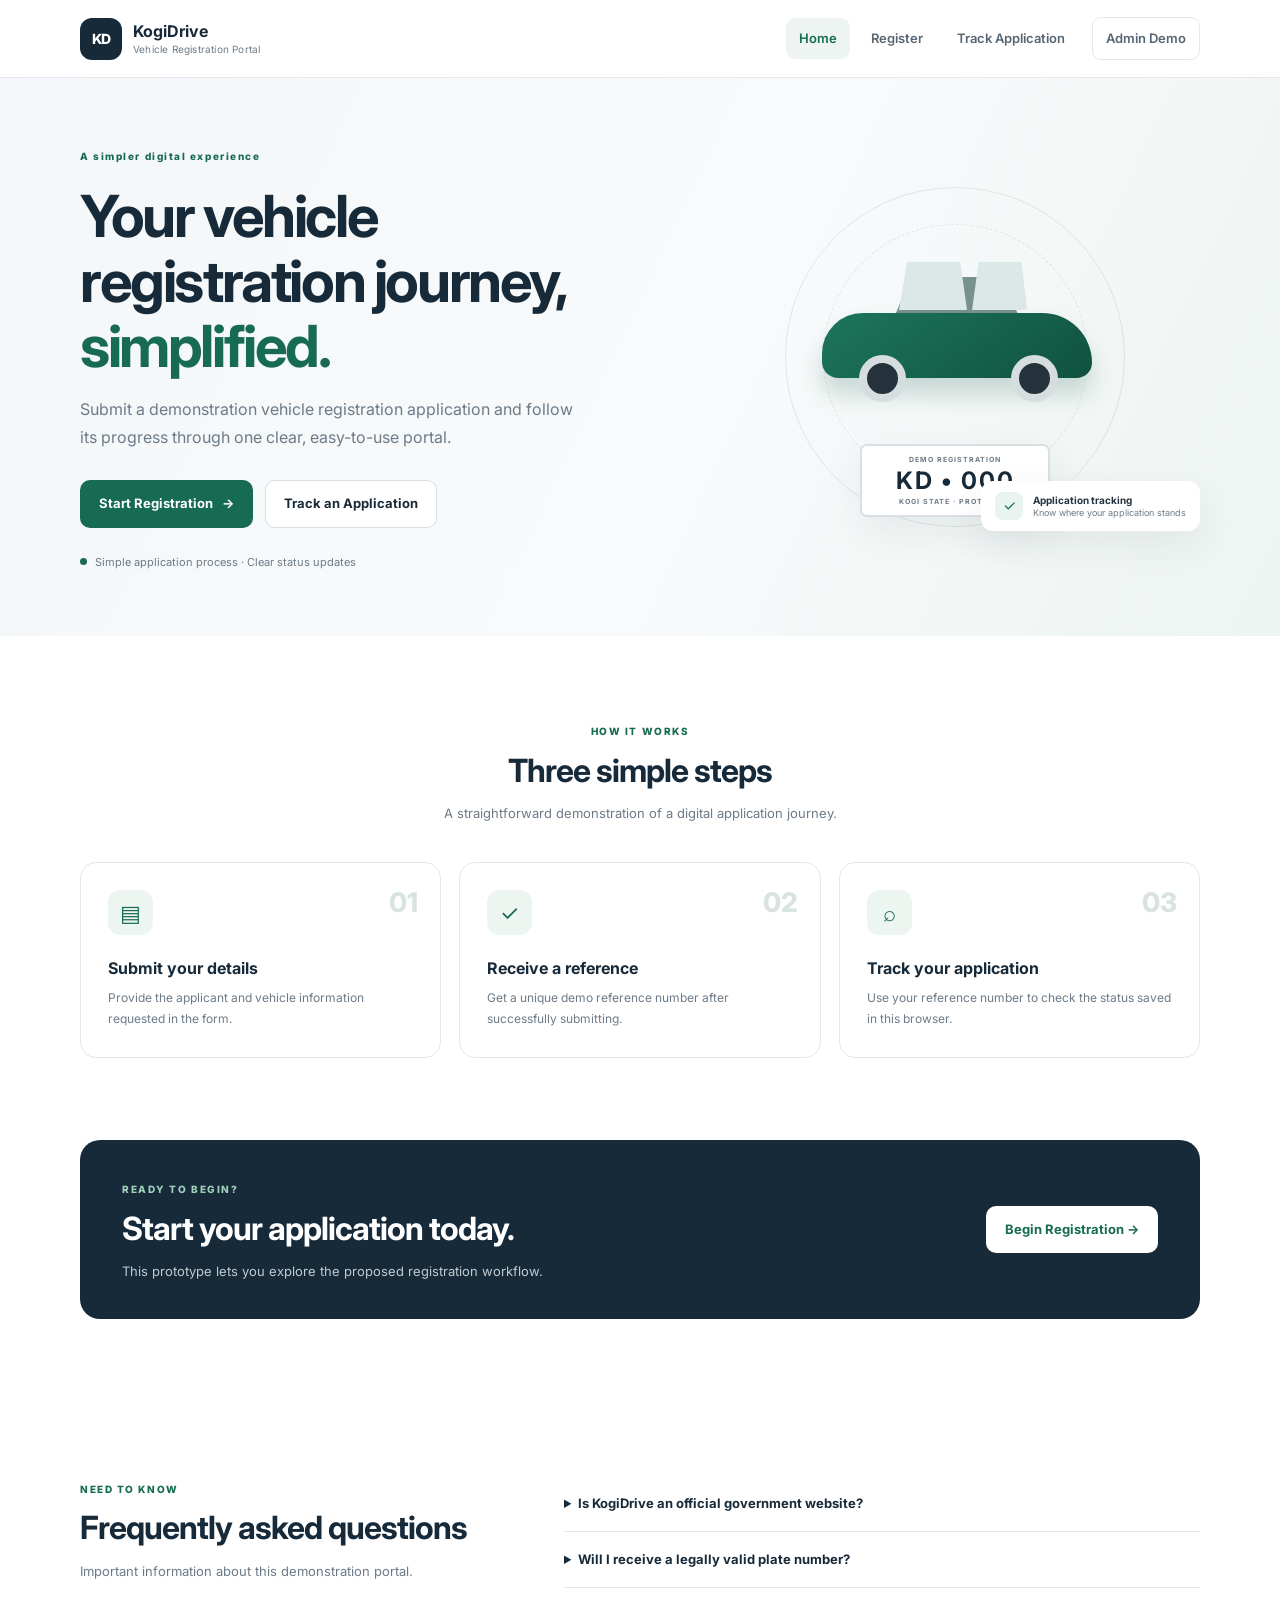
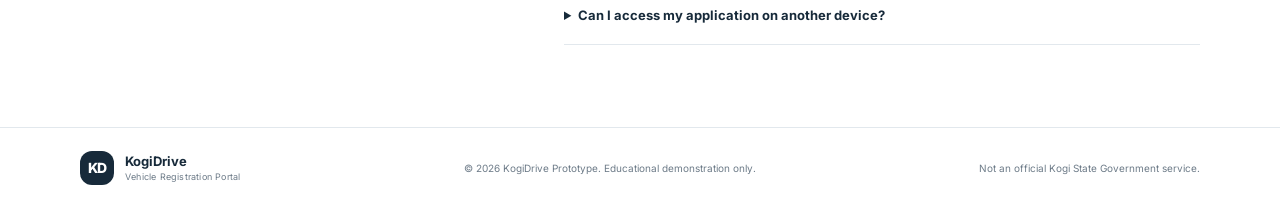
<file: kogidrive/index.html>
<!DOCTYPE html>
<html lang="en">
<head>
  <meta charset="UTF-8"><meta name="viewport" content="width=device-width, initial-scale=1.0">
  <meta name="description" content="KogiDrive vehicle registration application demonstration portal.">
  <title>KogiDrive | Vehicle Registration Portal</title><link rel="stylesheet" href="css/style.css">
</head>
<body>
<header class="site-header"><div class="container nav-wrap"><a class="brand" href="index.html"><span class="brand-mark">KD</span><span><strong>KogiDrive</strong><small>Vehicle Registration Portal</small></span></a><button class="menu-toggle" aria-label="Toggle navigation" aria-expanded="false">☰</button><nav class="main-nav"><a class="active" href="index.html">Home</a><a href="register.html">Register</a><a href="track.html">Track Application</a><a class="nav-admin" href="admin.html">Admin Demo</a></nav></div></header>
<main>
<section class="hero"><div class="container hero-grid"><div class="hero-copy"><span class="eyebrow">A simpler digital experience</span><h1>Your vehicle registration journey, <em>simplified.</em></h1><p>Submit a demonstration vehicle registration application and follow its progress through one clear, easy-to-use portal.</p><div class="hero-actions"><a class="btn btn-primary" href="register.html">Start Registration <span>→</span></a><a class="btn btn-outline" href="track.html">Track an Application</a></div><div class="trust-note"><span class="status-dot"></span> Simple application process · Clear status updates</div></div><div class="hero-visual"><div class="visual-orbit orbit-one"></div><div class="visual-orbit orbit-two"></div><div class="car-art"><div class="car-roof"></div><div class="car-body"><span class="car-window"></span><span class="car-window second"></span></div><div class="wheel wheel-left"></div><div class="wheel wheel-right"></div></div><div class="plate"><small>DEMO REGISTRATION</small><strong>KD • 000</strong><span>KOGI STATE · PROTOTYPE</span></div><div class="visual-caption"><span class="caption-icon">✓</span><span><strong>Application tracking</strong><small>Know where your application stands</small></span></div></div></div></section>
<section class="section"><div class="container"><div class="section-heading"><span class="eyebrow">HOW IT WORKS</span><h2>Three simple steps</h2><p>A straightforward demonstration of a digital application journey.</p></div><div class="steps-grid"><article class="step-card"><span class="step-number">01</span><div class="step-icon">▤</div><h3>Submit your details</h3><p>Provide the applicant and vehicle information requested in the form.</p></article><article class="step-card"><span class="step-number">02</span><div class="step-icon">✓</div><h3>Receive a reference</h3><p>Get a unique demo reference number after successfully submitting.</p></article><article class="step-card"><span class="step-number">03</span><div class="step-icon">⌕</div><h3>Track your application</h3><p>Use your reference number to check the status saved in this browser.</p></article></div></div></section>
<section class="cta-section"><div class="container cta-box"><div><span class="eyebrow">READY TO BEGIN?</span><h2>Start your application today.</h2><p>This prototype lets you explore the proposed registration workflow.</p></div><a class="btn btn-light" href="register.html">Begin Registration →</a></div></section>
<section class="section faq-section"><div class="container faq-grid"><div><span class="eyebrow">NEED TO KNOW</span><h2>Frequently asked questions</h2><p>Important information about this demonstration portal.</p></div><div class="faq-list"><details><summary>Is KogiDrive an official government website?</summary><p>No. KogiDrive is an academic frontend prototype and is not affiliated with or authorized by the Kogi State Government or any registration authority.</p></details><details><summary>Will I receive a legally valid plate number?</summary><p>No. The system generates an application reference for demonstration only. It does not allocate official vehicle registration numbers.</p></details><details><summary>Can I access my application on another device?</summary><p>No. Records are stored in this browser using localStorage. They are not synchronized across devices or browsers.</p></details></div></div></section>
</main>
<footer class="site-footer"><div class="container footer-inner"><a class="brand footer-brand" href="index.html"><span class="brand-mark">KD</span><span><strong>KogiDrive</strong><small>Vehicle Registration Portal</small></span></a><p>© <span data-year></span> KogiDrive Prototype. Educational demonstration only.</p><p class="disclaimer">Not an official Kogi State Government service.</p></div></footer><script src="js/main.js"></script>
</body></html>
</file>
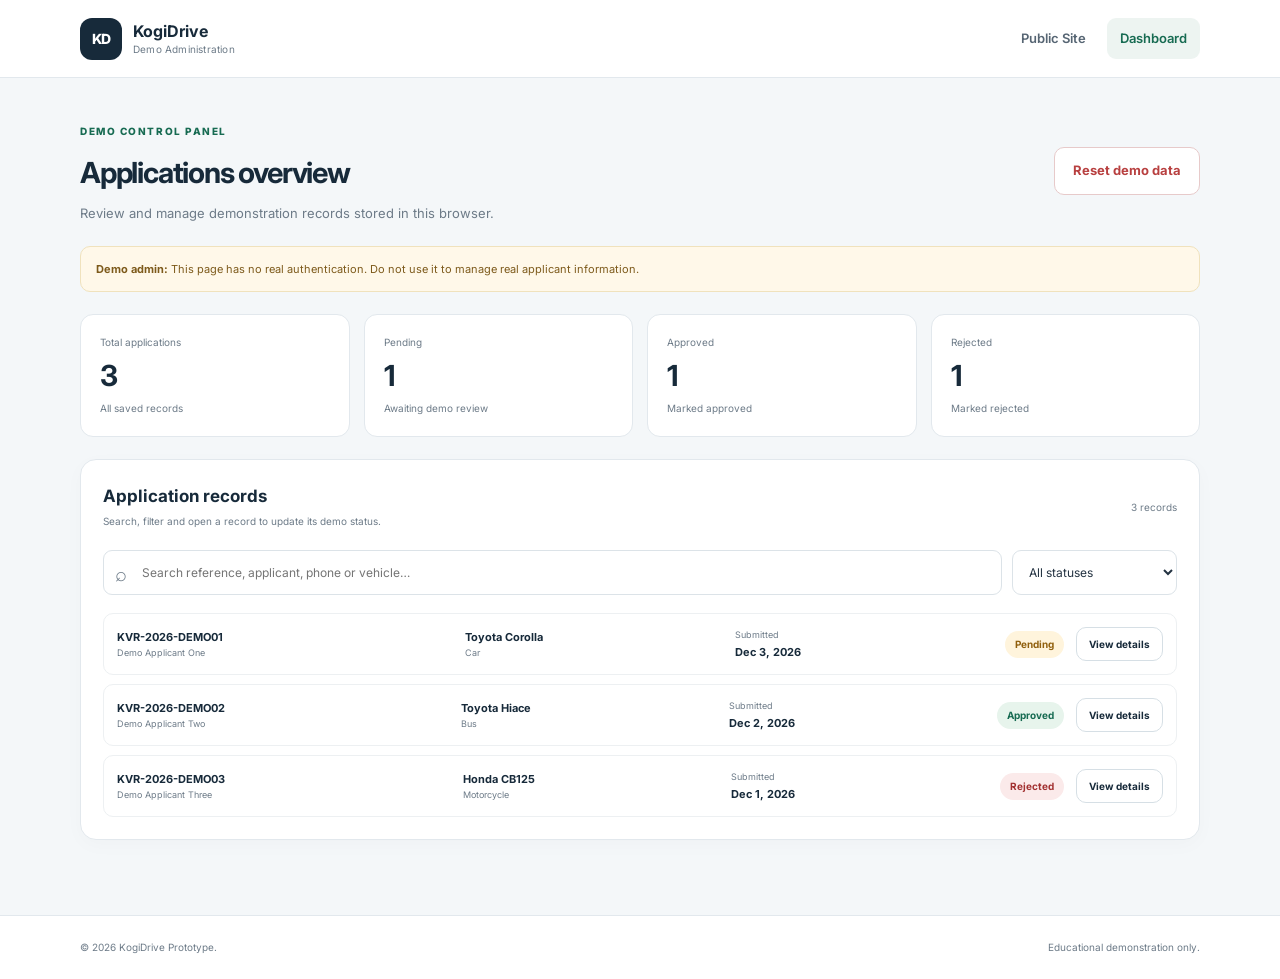
<file: kogidrive/admin.html>
<!DOCTYPE html><html lang="en"><head><meta charset="UTF-8"><meta name="viewport" content="width=device-width, initial-scale=1.0"><title>Admin Demo | KogiDrive</title><link rel="stylesheet" href="css/style.css"></head><body class="admin-body">
<header class="site-header"><div class="container nav-wrap"><a class="brand" href="index.html"><span class="brand-mark">KD</span><span><strong>KogiDrive</strong><small>Demo Administration</small></span></a><button class="menu-toggle" aria-label="Toggle navigation" aria-expanded="false">☰</button><nav class="main-nav"><a href="index.html">Public Site</a><a class="active" href="admin.html">Dashboard</a></nav></div></header>
<main class="page-main admin-main"><div class="container"><div class="admin-heading"><div><span class="eyebrow">DEMO CONTROL PANEL</span><h1>Applications overview</h1><p>Review and manage demonstration records stored in this browser.</p></div><button class="btn btn-danger-outline" id="reset-data">Reset demo data</button></div><div class="notice warning-notice"><strong>Demo admin:</strong> This page has no real authentication. Do not use it to manage real applicant information.</div><div class="stats-grid"><article class="stat-card"><span>Total applications</span><strong id="stat-total">0</strong><small>All saved records</small></article><article class="stat-card"><span>Pending</span><strong id="stat-pending">0</strong><small>Awaiting demo review</small></article><article class="stat-card"><span>Approved</span><strong id="stat-approved">0</strong><small>Marked approved</small></article><article class="stat-card"><span>Rejected</span><strong id="stat-rejected">0</strong><small>Marked rejected</small></article></div><section class="panel"><div class="panel-heading"><div><h2>Application records</h2><p>Search, filter and open a record to update its demo status.</p></div><span class="record-count" id="record-count">0 records</span></div><div class="toolbar"><label class="search-field"><span>⌕</span><input id="admin-search" placeholder="Search reference, applicant, phone or vehicle…"></label><select id="status-filter" aria-label="Filter by status"><option value="all">All statuses</option><option value="Pending">Pending</option><option value="Approved">Approved</option><option value="Rejected">Rejected</option></select></div><div id="application-list" class="application-list"></div><div id="admin-empty" class="empty-state" hidden><div class="empty-icon">▤</div><h3>No applications found</h3><p>New demo submissions will appear here.</p><a class="btn btn-primary" href="register.html">Create demo application</a></div></section></div></main>
<div class="modal-backdrop" id="detail-modal" hidden><div class="detail-modal"><button class="modal-close" id="close-detail" aria-label="Close">×</button><span class="eyebrow">APPLICATION DETAILS</span><h2 id="detail-title">Application</h2><div id="detail-content"></div><form id="status-form" class="status-form"><label class="field">Update status<select id="new-status"><option>Pending</option><option>Approved</option><option>Rejected</option></select></label><label class="field" id="reason-field">Rejection reason (required when rejected)<textarea id="rejection-reason" rows="3" placeholder="Enter a demo rejection reason"></textarea></label><button class="btn btn-primary btn-block" type="submit">Save status update</button></form></div></div>
<footer class="site-footer"><div class="container footer-inner"><p>© <span data-year></span> KogiDrive Prototype.</p><p class="disclaimer">Educational demonstration only.</p></div></footer><script src="js/main.js"></script><script src="js/storage.js"></script><script src="js/admin.js"></script></body></html>
</file>
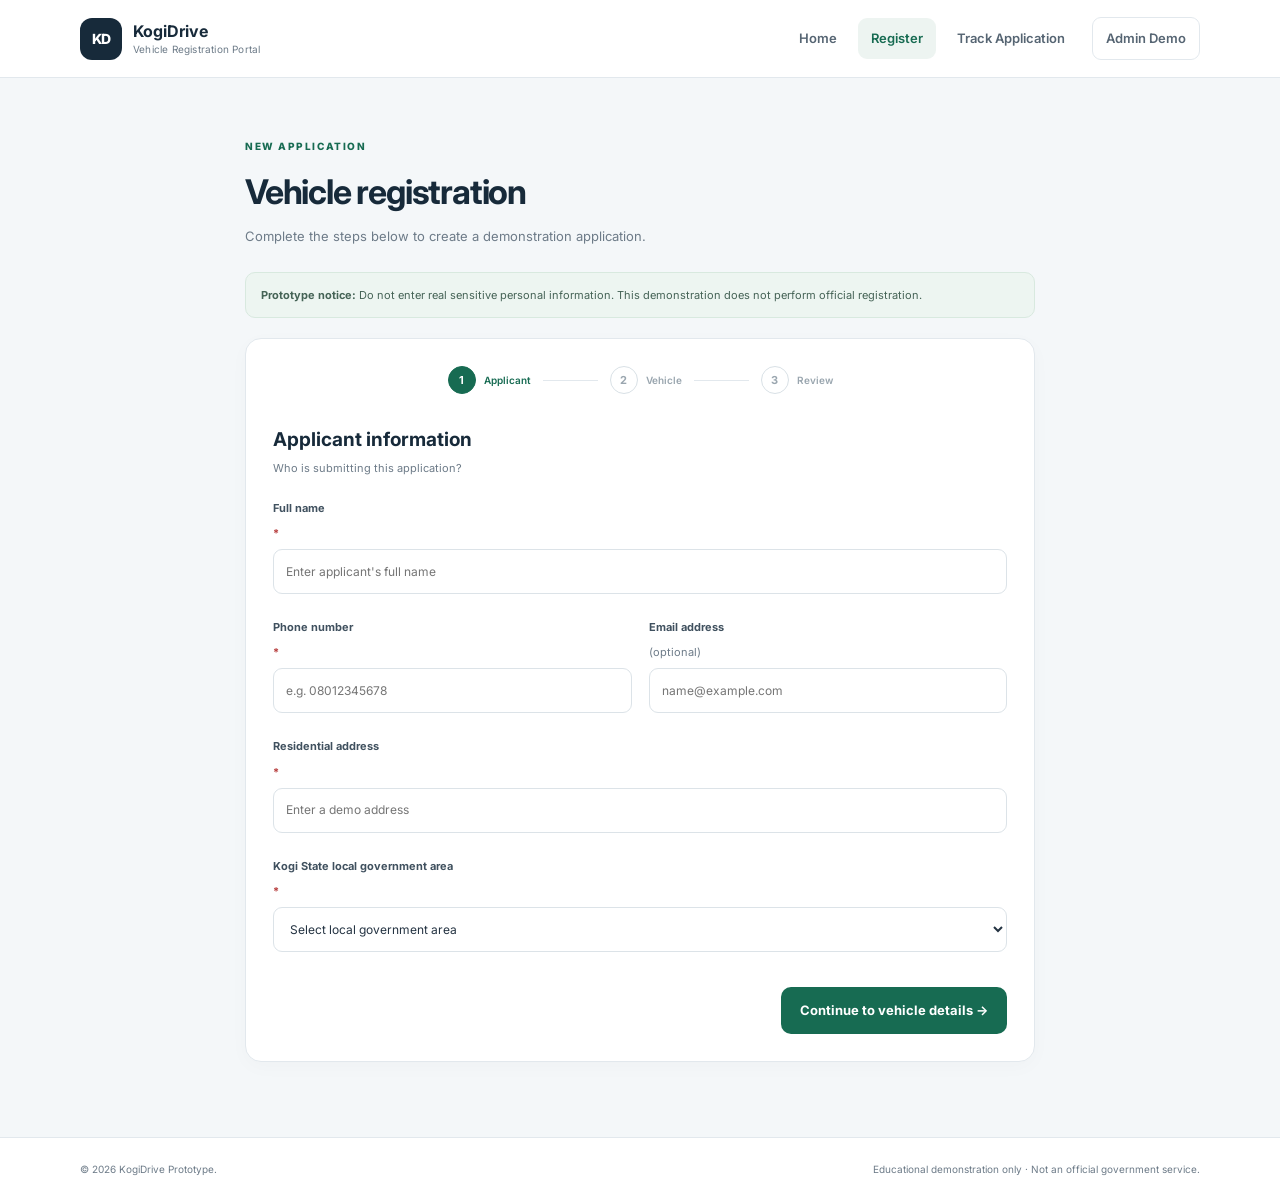
<file: kogidrive/register.html>
<!DOCTYPE html><html lang="en"><head><meta charset="UTF-8"><meta name="viewport" content="width=device-width, initial-scale=1.0"><title>Register | KogiDrive</title><link rel="stylesheet" href="css/style.css"></head><body>
<header class="site-header"><div class="container nav-wrap"><a class="brand" href="index.html"><span class="brand-mark">KD</span><span><strong>KogiDrive</strong><small>Vehicle Registration Portal</small></span></a><button class="menu-toggle" aria-label="Toggle navigation" aria-expanded="false">☰</button><nav class="main-nav"><a href="index.html">Home</a><a class="active" href="register.html">Register</a><a href="track.html">Track Application</a><a class="nav-admin" href="admin.html">Admin Demo</a></nav></div></header>
<main class="page-main"><div class="container narrow"><div class="page-heading"><span class="eyebrow">NEW APPLICATION</span><h1>Vehicle registration</h1><p>Complete the steps below to create a demonstration application.</p></div><div class="notice"><strong>Prototype notice:</strong> Do not enter real sensitive personal information. This demonstration does not perform official registration.</div>
<div class="form-shell"><div class="stepper"><div class="stepper-item current" data-step-indicator="1"><span>1</span><small>Applicant</small></div><i></i><div class="stepper-item" data-step-indicator="2"><span>2</span><small>Vehicle</small></div><i></i><div class="stepper-item" data-step-indicator="3"><span>3</span><small>Review</small></div></div>
<form id="registration-form" novalidate>
<section class="form-step active" data-step="1"><div class="form-section-title"><h2>Applicant information</h2><p>Who is submitting this application?</p></div><div class="form-grid"><label class="field full">Full name <b>*</b><input name="fullName" required minlength="3" autocomplete="name" placeholder="Enter applicant's full name"><small class="error"></small></label><label class="field">Phone number <b>*</b><input name="phone" required inputmode="tel" placeholder="e.g. 08012345678"><small class="error"></small></label><label class="field">Email address <span class="optional">(optional)</span><input name="email" type="email" autocomplete="email" placeholder="name@example.com"><small class="error"></small></label><label class="field full">Residential address <b>*</b><input name="address" required placeholder="Enter a demo address"><small class="error"></small></label><label class="field full">Kogi State local government area <b>*</b><select name="lga" required><option value="">Select local government area</option></select><small class="error"></small></label></div><div class="form-actions end"><button class="btn btn-primary" type="button" data-next>Continue to vehicle details →</button></div></section>
<section class="form-step" data-step="2"><div class="form-section-title"><h2>Vehicle information</h2><p>Provide the basic details of the vehicle.</p></div><div class="form-grid"><label class="field">Vehicle type <b>*</b><select name="type" required><option value="">Select vehicle type</option><option>Car</option><option>Motorcycle</option><option>Tricycle</option><option>Bus</option><option>Truck</option><option>Other</option></select><small class="error"></small></label><label class="field">Make <b>*</b><input name="make" required placeholder="e.g. Toyota"><small class="error"></small></label><label class="field">Model <b>*</b><input name="model" required placeholder="e.g. Corolla"><small class="error"></small></label><label class="field">Year of manufacture <b>*</b><input name="year" type="number" min="1950" max="2026" required placeholder="e.g. 2022"><small class="error"></small></label><label class="field">Colour <b>*</b><input name="color" required placeholder="e.g. Silver"><small class="error"></small></label><label class="field">Chassis number <b>*</b><input name="chassisNumber" required minlength="5" placeholder="Demo chassis number"><small class="error"></small></label><label class="field full">Engine number <b>*</b><input name="engineNumber" required minlength="3" placeholder="Demo engine number"><small class="error"></small></label></div><div class="form-actions"><button class="btn btn-outline" type="button" data-prev>← Back</button><button class="btn btn-primary" type="button" data-next>Review application →</button></div></section>
<section class="form-step" data-step="3"><div class="form-section-title"><h2>Review your information</h2><p>Check the details before submitting.</p></div><div id="review-content" class="review-grid"></div><label class="consent"><input type="checkbox" name="consent" required><span>I confirm that the information entered is for demonstration purposes and understand this is not an official registration service.</span></label><small class="error consent-error"></small><div class="form-actions"><button class="btn btn-outline" type="button" data-prev>← Back</button><button class="btn btn-primary" type="submit" id="submit-application">Submit demo application</button></div></section></form></div></div></main>
<footer class="site-footer"><div class="container footer-inner"><p>© <span data-year></span> KogiDrive Prototype.</p><p class="disclaimer">Educational demonstration only · Not an official government service.</p></div></footer><div class="modal-backdrop" id="success-modal" hidden><div class="success-modal"><div class="success-mark">✓</div><span class="eyebrow">APPLICATION SAVED</span><h2>Your demo application is ready.</h2><p>Keep this reference number to track your application in this browser.</p><div class="reference-box"><small>APPLICATION REFERENCE</small><strong id="generated-reference"></strong><button type="button" class="copy-btn" id="copy-reference">Copy</button></div><a class="btn btn-primary btn-block" id="track-link" href="track.html">Track this application →</a><a class="text-link" href="index.html">Return to homepage</a></div></div><script src="js/main.js"></script><script src="js/storage.js"></script><script src="js/registration.js"></script></body></html>
</file>
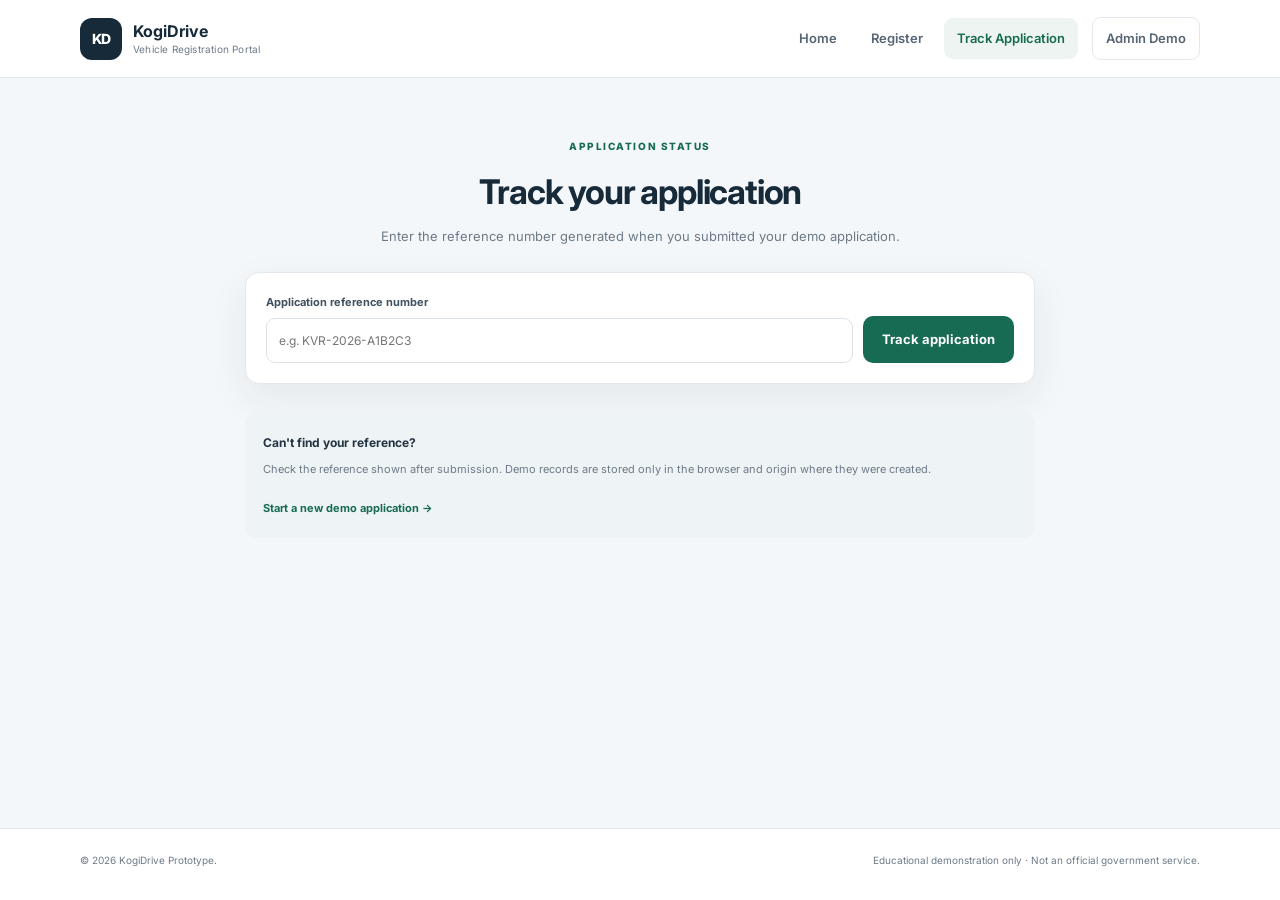
<file: kogidrive/track.html>
<!DOCTYPE html><html lang="en"><head><meta charset="UTF-8"><meta name="viewport" content="width=device-width, initial-scale=1.0"><title>Track Application | KogiDrive</title><link rel="stylesheet" href="css/style.css"></head><body>
<header class="site-header"><div class="container nav-wrap"><a class="brand" href="index.html"><span class="brand-mark">KD</span><span><strong>KogiDrive</strong><small>Vehicle Registration Portal</small></span></a><button class="menu-toggle" aria-label="Toggle navigation" aria-expanded="false">☰</button><nav class="main-nav"><a href="index.html">Home</a><a href="register.html">Register</a><a class="active" href="track.html">Track Application</a><a class="nav-admin" href="admin.html">Admin Demo</a></nav></div></header>
<main class="page-main"><div class="container narrow"><div class="page-heading centered"><span class="eyebrow">APPLICATION STATUS</span><h1>Track your application</h1><p>Enter the reference number generated when you submitted your demo application.</p></div><form id="tracking-form" class="tracking-search"><label class="field">Application reference number<input id="tracking-reference" required placeholder="e.g. KVR-2026-A1B2C3" autocomplete="off"></label><button class="btn btn-primary" type="submit">Track application</button></form><div id="tracking-message" class="inline-message" aria-live="polite"></div><section id="tracking-result" class="tracking-result" hidden></section><div class="help-note"><strong>Can't find your reference?</strong><p>Check the reference shown after submission. Demo records are stored only in the browser and origin where they were created.</p><a href="register.html" class="text-link">Start a new demo application →</a></div></div></main>
<footer class="site-footer"><div class="container footer-inner"><p>© <span data-year></span> KogiDrive Prototype.</p><p class="disclaimer">Educational demonstration only · Not an official government service.</p></div></footer><script src="js/main.js"></script><script src="js/storage.js"></script><script src="js/tracking.js"></script></body></html>
</file>
<file: kogidrive/css/style.css>
@import url('https://fonts.googleapis.com/css2?family=Inter:wght@400;500;600;700;800&display=swap');
:root{--navy:#172a3a;--green:#176b52;--green-dark:#10543f;--ink:#243342;--muted:#6d7b88;--bg:#f4f7f9;--line:#e2e8ed;--white:#fff;--red:#b84040;--amber:#a86d12;--shadow:0 14px 40px rgba(23,42,58,.07);--radius:16px}
*{box-sizing:border-box}html{scroll-behavior:smooth}body{margin:0;background:var(--white);color:var(--ink);font-family:Inter,system-ui,-apple-system,Segoe UI,sans-serif;font-size:15px;line-height:1.65}a{color:inherit;text-decoration:none}button,input,select,textarea{font:inherit}button,a,input,select,textarea{-webkit-tap-highlight-color:transparent}.container{width:min(1120px,calc(100% - 40px));margin-inline:auto}.narrow{max-width:790px}.site-header{height:78px;border-bottom:1px solid var(--line);background:rgba(255,255,255,.96);position:sticky;top:0;z-index:20}.nav-wrap{height:100%;display:flex;align-items:center;justify-content:space-between}.brand{display:flex;align-items:center;gap:11px}.brand-mark{width:42px;height:42px;border-radius:12px;background:var(--navy);color:#fff;display:grid;place-items:center;font-size:14px;font-weight:800;letter-spacing:-.5px}.brand strong,.brand small{display:block;line-height:1.35}.brand strong{font-size:16px;color:var(--navy)}.brand small{font-size:10px;color:var(--muted);letter-spacing:.2px}.main-nav{display:flex;align-items:center;gap:8px}.main-nav a{padding:10px 13px;border-radius:9px;color:#566573;font-size:13px;font-weight:600}.main-nav a:hover,.main-nav a.active{background:#edf4f1;color:var(--green)}.main-nav .nav-admin{border:1px solid var(--line);margin-left:6px}.menu-toggle{display:none;border:1px solid var(--line);background:white;border-radius:9px;padding:8px 12px;font-size:20px;color:var(--navy)}
.hero{background:linear-gradient(115deg,#f4f7f9 0%,#f8fafb 56%,#edf4f1 100%);overflow:hidden}.hero-grid{min-height:535px;display:grid;grid-template-columns:1.08fr .92fr;align-items:center;gap:55px;padding-block:65px}.eyebrow{display:inline-block;color:var(--green);font-size:10px;font-weight:800;letter-spacing:1.55px}.hero h1{font-size:clamp(38px,5vw,58px);line-height:1.12;letter-spacing:-2.4px;color:var(--navy);margin:16px 0}.hero h1 em{font-style:normal;color:var(--green)}.hero-copy>p{font-size:16px;max-width:510px;color:var(--muted);line-height:1.8}.hero-actions{display:flex;gap:12px;flex-wrap:wrap;margin-top:28px}.btn{display:inline-flex;align-items:center;justify-content:center;gap:9px;border:1px solid transparent;border-radius:10px;padding:12px 18px;min-height:46px;font-size:13px;font-weight:700;cursor:pointer;transition:.2s}.btn-primary{background:var(--green);color:white}.btn-primary:hover{background:var(--green-dark);transform:translateY(-1px)}.btn-outline{background:white;border-color:#d6dfe5;color:var(--navy)}.btn-outline:hover{border-color:var(--green);color:var(--green)}.btn-light{background:white;color:var(--green)}.btn-danger-outline{background:white;border-color:#e7caca;color:var(--red)}.btn-block{width:100%}.trust-note{margin-top:25px;color:var(--muted);font-size:11px;display:flex;align-items:center;gap:8px}.status-dot{width:7px;height:7px;background:var(--green);border-radius:50%}.hero-visual{height:365px;position:relative;display:grid;place-items:center}.visual-orbit{position:absolute;border:1px solid rgba(23,107,82,.12);border-radius:50%;width:340px;height:340px}.orbit-two{width:265px;height:265px;border-style:dashed}.car-art{position:relative;width:290px;height:125px;z-index:2;margin-top:-35px}.car-roof{position:absolute;width:155px;height:74px;left:70px;top:0;background:#78928b;clip-path:polygon(20% 0,78% 0,100% 100%,0 100%);border-radius:30px 30px 0 0}.car-body{position:absolute;left:12px;right:8px;bottom:24px;height:65px;background:linear-gradient(145deg,#1d765c,#10513f);border-radius:45px 55px 17px 18px;box-shadow:0 16px 24px rgba(16,84,63,.2)}.car-window{position:absolute;left:77px;top:-51px;width:68px;height:48px;background:#dce8e5;clip-path:polygon(12% 0,90% 0,100% 100%,0 100%)}.car-window.second{left:150px;width:55px}.wheel{position:absolute;bottom:0;width:47px;height:47px;background:#25323b;border:8px solid #d6dddf;border-radius:50%;z-index:3}.wheel-left{left:49px}.wheel-right{right:42px}.plate{position:absolute;z-index:4;bottom:22px;left:50%;transform:translateX(-50%);width:190px;padding:8px 10px;background:#fff;border:2px solid #d9e0e4;border-radius:7px;text-align:center;box-shadow:var(--shadow)}.plate small,.plate span{display:block;font-size:7px;letter-spacing:1px;color:var(--muted);font-weight:700}.plate strong{display:block;color:var(--navy);font-size:24px;letter-spacing:2px;line-height:1.25}.visual-caption{position:absolute;right:0;bottom:8px;z-index:5;background:white;padding:11px 14px;border-radius:12px;box-shadow:var(--shadow);display:flex;gap:10px;align-items:center}.caption-icon{width:28px;height:28px;background:#eaf4ef;color:var(--green);border-radius:8px;display:grid;place-items:center}.visual-caption strong,.visual-caption small{display:block;line-height:1.4}.visual-caption strong{font-size:10px}.visual-caption small{font-size:9px;color:var(--muted)}
.section{padding:82px 0}.section-heading{text-align:center;margin-bottom:38px}.section-heading h2,.faq-grid h2,.cta-box h2{font-size:32px;line-height:1.2;letter-spacing:-1px;color:var(--navy);margin:9px 0}.section-heading p,.faq-grid>div>p,.cta-box p{color:var(--muted);font-size:13px}.steps-grid{display:grid;grid-template-columns:repeat(3,1fr);gap:18px}.step-card{position:relative;padding:27px;border:1px solid var(--line);border-radius:var(--radius);background:#fff}.step-number{position:absolute;right:22px;top:18px;color:#d9e4df;font-size:27px;font-weight:800}.step-icon{width:45px;height:45px;border-radius:12px;background:#edf5f1;color:var(--green);display:grid;place-items:center;font-size:22px}.step-card h3{font-size:16px;color:var(--navy);margin:20px 0 5px}.step-card p{font-size:12px;color:var(--muted);margin:0;line-height:1.8}.cta-section{padding:0 0 75px}.cta-box{background:var(--navy);border-radius:20px;padding:36px 42px;color:#fff;display:flex;align-items:center;justify-content:space-between;gap:25px}.cta-box h2{color:white}.cta-box p{color:#c0cbd2;margin-bottom:0}.cta-box .eyebrow{color:#9ed0bb}.faq-grid{display:grid;grid-template-columns:.8fr 1.2fr;gap:60px}.faq-list details{border-bottom:1px solid var(--line);padding:17px 0}.faq-list summary{font-weight:700;color:var(--navy);font-size:13px;cursor:pointer}.faq-list details p{font-size:12px;color:var(--muted);margin-bottom:0}.site-footer{border-top:1px solid var(--line);padding:23px 0}.footer-inner{display:flex;align-items:center;justify-content:space-between;gap:15px;flex-wrap:wrap}.footer-inner p{font-size:10px;color:var(--muted);margin:0}.footer-brand .brand-mark{width:34px;height:34px}.footer-brand strong{font-size:13px}.footer-brand small{font-size:9px}
.page-main{min-height:calc(100vh - 150px);background:var(--bg);padding:55px 0 75px}.page-heading{margin-bottom:25px}.page-heading.centered{text-align:center}.page-heading h1,.admin-heading h1{font-size:34px;letter-spacing:-1.2px;color:var(--navy);margin:6px 0}.page-heading p,.admin-heading p{font-size:13px;color:var(--muted);margin:0}.notice{background:#edf5f1;border:1px solid #d8e9df;border-radius:10px;padding:13px 15px;color:#456356;font-size:11px;margin-bottom:20px}.warning-notice{background:#fff8e9;border-color:#f0e2bd;color:#7d5a1b}.form-shell,.panel{background:#fff;border:1px solid var(--line);border-radius:16px;padding:27px;box-shadow:0 5px 20px rgba(23,42,58,.025)}.stepper{display:flex;align-items:center;justify-content:center;gap:12px;margin-bottom:30px}.stepper-item{display:flex;align-items:center;gap:8px;color:#9aa6af}.stepper-item span{width:28px;height:28px;border:1px solid #d9e1e6;border-radius:50%;display:grid;place-items:center;font-size:11px;font-weight:700}.stepper-item small{font-size:10px;font-weight:600}.stepper-item.current,.stepper-item.done{color:var(--green)}.stepper-item.current span,.stepper-item.done span{background:var(--green);border-color:var(--green);color:#fff}.stepper>i{width:55px;height:1px;background:var(--line)}.form-step{display:none}.form-step.active{display:block}.form-section-title{margin-bottom:22px}.form-section-title h2{font-size:19px;color:var(--navy);margin:0}.form-section-title p{font-size:11px;color:var(--muted);margin:3px 0}.form-grid{display:grid;grid-template-columns:1fr 1fr;gap:17px}.field{display:flex;flex-direction:column;gap:7px;font-size:11px;font-weight:700;color:#40515f;min-width:0}.field b{color:var(--red)}.field .optional{font-weight:400;color:var(--muted)}.field input,.field select,.field textarea,.search-field input,.toolbar select{width:100%;min-height:45px;padding:11px 12px;border:1px solid #dce3e8;border-radius:9px;background:#fff;color:var(--ink);outline:none;font-size:12px;font-weight:400}.field input:focus,.field select:focus,.field textarea:focus,.search-field input:focus,.toolbar select:focus{border-color:var(--green);box-shadow:0 0 0 3px rgba(23,107,82,.09)}.field input.invalid,.field select.invalid{border-color:var(--red)}.field .error,.error{color:var(--red);font-size:10px;font-weight:500;min-height:0}.field.full{grid-column:1/-1}.form-actions{display:flex;justify-content:space-between;gap:12px;margin-top:28px}.form-actions.end{justify-content:flex-end}.consent{display:flex;align-items:flex-start;gap:10px;font-size:11px;color:#52616e;margin-top:24px}.consent input{margin-top:4px;accent-color:var(--green)}.consent-error{display:block;margin:4px 0 0 24px}.review-grid{display:grid;grid-template-columns:1fr 1fr;gap:12px}.review-card{border:1px solid var(--line);border-radius:10px;padding:15px}.review-card h3{font-size:12px;color:var(--green);margin:0 0 10px}.review-row{display:flex;justify-content:space-between;gap:12px;padding:6px 0;border-bottom:1px solid #f0f2f4;font-size:10px}.review-row:last-child{border:0}.review-row span{color:var(--muted)}.review-row strong{text-align:right;overflow-wrap:anywhere}.modal-backdrop{position:fixed;inset:0;background:rgba(12,27,38,.58);z-index:50;display:grid;place-items:center;padding:18px}.modal-backdrop[hidden]{display:none}.success-modal,.detail-modal{position:relative;background:#fff;border-radius:18px;padding:32px;width:min(100%,470px);max-height:90vh;overflow:auto;text-align:center;box-shadow:0 20px 70px rgba(0,0,0,.2)}.success-mark{width:55px;height:55px;margin:0 auto 16px;border-radius:50%;background:#e8f4ed;color:var(--green);display:grid;place-items:center;font-size:25px}.success-modal h2{font-size:23px;color:var(--navy);margin:8px 0}.success-modal>p{font-size:12px;color:var(--muted)}.reference-box{position:relative;background:var(--bg);border:1px dashed #cbd8d1;border-radius:11px;padding:15px;margin:22px 0}.reference-box small,.reference-box strong{display:block}.reference-box small{font-size:9px;letter-spacing:1px;color:var(--muted)}.reference-box strong{font-size:19px;color:var(--navy);letter-spacing:1px;margin:5px 0}.copy-btn{border:0;background:none;color:var(--green);font-size:11px;font-weight:700;cursor:pointer}.text-link{display:inline-block;color:var(--green);font-size:11px;font-weight:700;margin-top:16px}.tracking-search{display:flex;align-items:end;gap:10px;background:#fff;border:1px solid var(--line);padding:20px;border-radius:14px;box-shadow:var(--shadow)}.tracking-search .field{flex:1}.inline-message{font-size:12px;margin:12px 2px;color:var(--red)}.tracking-result{background:white;border:1px solid var(--line);border-radius:15px;padding:23px;margin-top:20px}.tracking-top{display:flex;justify-content:space-between;align-items:start;gap:12px;padding-bottom:18px;border-bottom:1px solid var(--line)}.tracking-top h2{font-size:17px;color:var(--navy);margin:0}.tracking-top p{font-size:10px;color:var(--muted);margin:4px 0}.status-badge{display:inline-flex;align-items:center;padding:5px 10px;border-radius:20px;font-size:10px;font-weight:700;white-space:nowrap}.status-pending{background:#fff4dc;color:#91600e}.status-approved{background:#e7f4ec;color:#176b52}.status-rejected{background:#fbeaea;color:#a33232}.tracking-details{display:grid;grid-template-columns:1fr 1fr;gap:12px;padding:18px 0}.detail-item small,.detail-item strong{display:block}.detail-item small{font-size:9px;color:var(--muted)}.detail-item strong{font-size:11px;color:var(--navy);overflow-wrap:anywhere}.timeline{margin-top:10px}.timeline h3{font-size:13px;color:var(--navy)}.timeline-item{display:flex;gap:12px;position:relative;padding:0 0 18px}.timeline-item:not(:last-child):before{content:"";position:absolute;left:10px;top:22px;bottom:0;width:1px;background:var(--line)}.timeline-icon{width:21px;height:21px;flex:none;border-radius:50%;background:#edf1f3;color:#81909b;display:grid;place-items:center;font-size:11px;z-index:1}.timeline-item.complete .timeline-icon{background:#e7f4ec;color:var(--green)}.timeline-item.current .timeline-icon{background:#fff1d6;color:var(--amber)}.timeline-item strong{display:block;font-size:11px}.timeline-item p{font-size:10px;color:var(--muted);margin:2px 0}.help-note{margin-top:28px;padding:18px;background:#eef3f5;border-radius:12px}.help-note strong{font-size:12px}.help-note p{font-size:11px;color:var(--muted);margin:5px 0}
.admin-main{padding-top:40px}.admin-heading{display:flex;justify-content:space-between;align-items:center;gap:20px;margin-bottom:22px}.admin-heading h1{font-size:29px}.stats-grid{display:grid;grid-template-columns:repeat(4,1fr);gap:14px;margin:22px 0}.stat-card{background:#fff;border:1px solid var(--line);border-radius:13px;padding:19px}.stat-card span,.stat-card small{display:block;color:var(--muted);font-size:10px}.stat-card strong{display:block;font-size:29px;line-height:1.3;color:var(--navy);margin:6px 0}.panel{padding:22px}.panel-heading{display:flex;justify-content:space-between;align-items:center;gap:15px}.panel-heading h2{font-size:17px;color:var(--navy);margin:0}.panel-heading p{font-size:10px;color:var(--muted);margin:3px 0}.record-count{font-size:10px;color:var(--muted)}.toolbar{display:flex;gap:10px;margin:18px 0}.search-field{flex:1;position:relative}.search-field span{position:absolute;left:12px;top:8px;font-size:20px;color:var(--muted)}.search-field input{padding-left:38px}.toolbar select{width:165px}.application-list{display:grid;gap:9px}.application-row{display:grid;grid-template-columns:1.3fr 1fr 1fr auto auto;gap:12px;align-items:center;border:1px solid #edf0f2;border-radius:10px;padding:13px}.application-row strong,.application-row small{display:block}.application-row strong{font-size:11px;color:var(--navy)}.application-row small{font-size:9px;color:var(--muted)}.application-row .btn{min-height:34px;padding:7px 12px;font-size:10px}.empty-state{text-align:center;padding:40px 15px}.empty-state[hidden]{display:none}.empty-icon{font-size:30px;color:#aab7bf}.empty-state h3{font-size:15px;color:var(--navy);margin:5px}.empty-state p{font-size:11px;color:var(--muted)}.detail-modal{text-align:left;width:min(100%,560px);padding:27px}.detail-modal h2{font-size:20px;color:var(--navy);margin:5px 0 18px}.modal-close{position:absolute;right:15px;top:12px;border:0;background:none;font-size:25px;color:var(--muted);cursor:pointer}.admin-detail-grid{display:grid;grid-template-columns:1fr 1fr;gap:12px;margin-bottom:20px}.admin-detail-group{border:1px solid var(--line);border-radius:10px;padding:12px}.admin-detail-group h3{font-size:11px;color:var(--green);margin:0 0 7px}.admin-detail-group p{font-size:10px;margin:4px 0;color:var(--muted);overflow-wrap:anywhere}.admin-detail-group b{color:var(--ink)}.status-form{border-top:1px solid var(--line);padding-top:17px;display:grid;gap:12px}.status-form .btn{margin-top:5px}
@media(max-width:800px){.hero-grid{gap:20px;min-height:480px}.hero h1{font-size:43px}.hero-visual{transform:scale(.88)}.faq-grid{gap:30px}.application-row{grid-template-columns:1.2fr 1fr auto}.application-row .row-vehicle{display:none}.stats-grid{grid-template-columns:repeat(2,1fr)}}
@media(max-width:600px){.container{width:min(100% - 30px,1120px)}.site-header{height:68px}.menu-toggle{display:block}.main-nav{display:none;position:absolute;top:67px;left:0;right:0;background:#fff;padding:12px 15px 17px;border-bottom:1px solid var(--line);box-shadow:var(--shadow);flex-direction:column;align-items:stretch}.main-nav.open{display:flex}.main-nav a{padding:12px}.main-nav .nav-admin{margin:4px 0 0}.hero-grid{grid-template-columns:1fr;gap:0;padding:55px 0 30px}.hero h1{font-size:39px;letter-spacing:-1.7px}.hero-copy>p{font-size:14px}.hero-actions{display:grid;grid-template-columns:1fr}.hero-actions .btn{width:100%}.hero-visual{height:260px;transform:scale(.8);margin:-5px 0 -10px}.visual-orbit{width:285px;height:285px}.orbit-two{width:225px;height:225px}.visual-caption{right:0;bottom:0}.section{padding:58px 0}.section-heading h2,.faq-grid h2,.cta-box h2{font-size:27px}.steps-grid{grid-template-columns:1fr;gap:12px}.step-card{padding:20px}.cta-section{padding-bottom:50px}.cta-box{padding:27px 23px;align-items:flex-start;flex-direction:column}.cta-box .btn{width:100%}.faq-grid{grid-template-columns:1fr;gap:15px}.footer-inner{align-items:flex-start;flex-direction:column}.page-main{padding:38px 0 55px}.page-heading h1{font-size:29px}.form-shell{padding:18px 15px}.stepper{gap:6px}.stepper>i{width:22px}.stepper-item{gap:5px}.stepper-item small{font-size:9px}.form-grid{grid-template-columns:1fr;gap:13px}.field.full{grid-column:auto}.form-actions{flex-direction:column-reverse}.form-actions .btn{width:100%}.form-actions.end{flex-direction:column}.review-grid{grid-template-columns:1fr}.success-modal{padding:26px 20px}.tracking-search{align-items:stretch;flex-direction:column;padding:15px}.tracking-search .btn{width:100%}.tracking-result{padding:17px}.tracking-top{flex-direction:column}.tracking-details{grid-template-columns:1fr 1fr}.admin-heading{align-items:flex-start;flex-direction:column}.admin-heading .btn{width:100%}.stats-grid{gap:9px}.stat-card{padding:14px}.stat-card strong{font-size:25px}.panel{padding:15px}.panel-heading{align-items:flex-start;flex-direction:column}.toolbar{flex-direction:column}.toolbar select{width:100%}.application-row{grid-template-columns:1fr auto;gap:8px}.application-row .row-applicant{grid-column:1}.application-row .row-date{grid-column:1}.application-row .status-badge{grid-column:2;grid-row:1}.application-row .btn{grid-column:2;grid-row:2}.admin-detail-grid{grid-template-columns:1fr}.detail-modal{padding:23px 17px}.disclaimer{max-width:100%}}
@media(prefers-reduced-motion:reduce){*,*::before,*::after{scroll-behavior:auto!important;transition:none!important}}
</file>
